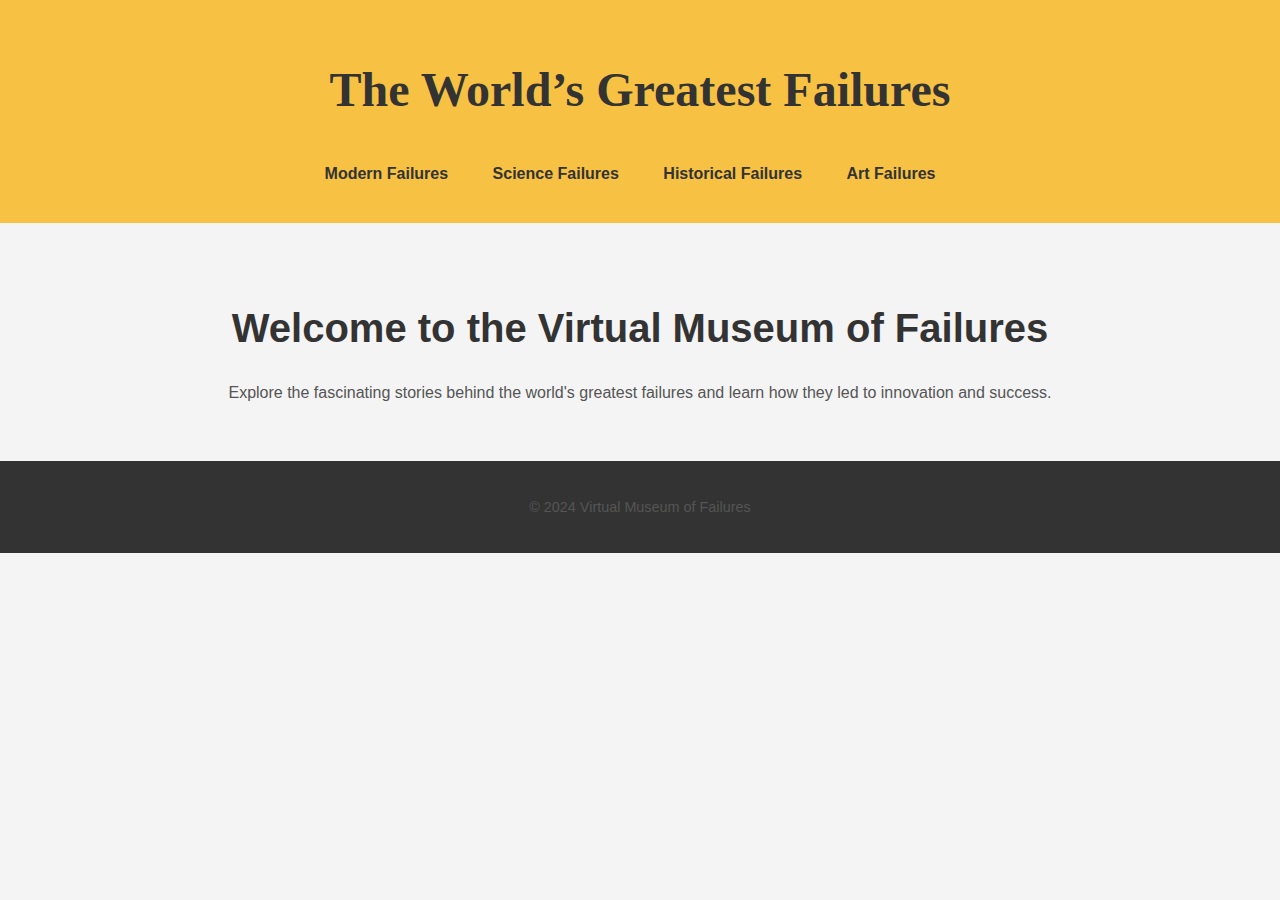
<file: index.html>
<!DOCTYPE html>
<html lang="en">
<head>
    <meta charset="UTF-8">
    <meta name="viewport" content="width=device-width, initial-scale=1.0">
    <title>The World’s Greatest Failures</title>
    <link rel="stylesheet" href="styles.css">
    <script src="script.js" defer></script>
</head>
<body class="home">
    <header>
        <h1>The World’s Greatest Failures</h1>
        <nav>
            <ul>
                <li><a href="modern.html">Modern Failures</a></li>
                <li><a href="science.html">Science Failures</a></li>
                <li><a href="history.html">Historical Failures</a></li>
                <li><a href="art.html">Art Failures</a></li>
            </ul>
        </nav>
    </header>

    <main>
        <section class="intro">
            <h2>Welcome to the Virtual Museum of Failures</h2>
            <p>Explore the fascinating stories behind the world's greatest failures and learn how they led to innovation and success.</p>
        </section>
    </main>

    <footer>
        <p>&copy; 2024 Virtual Museum of Failures</p>
    </footer>
</body>
</html>
</file>
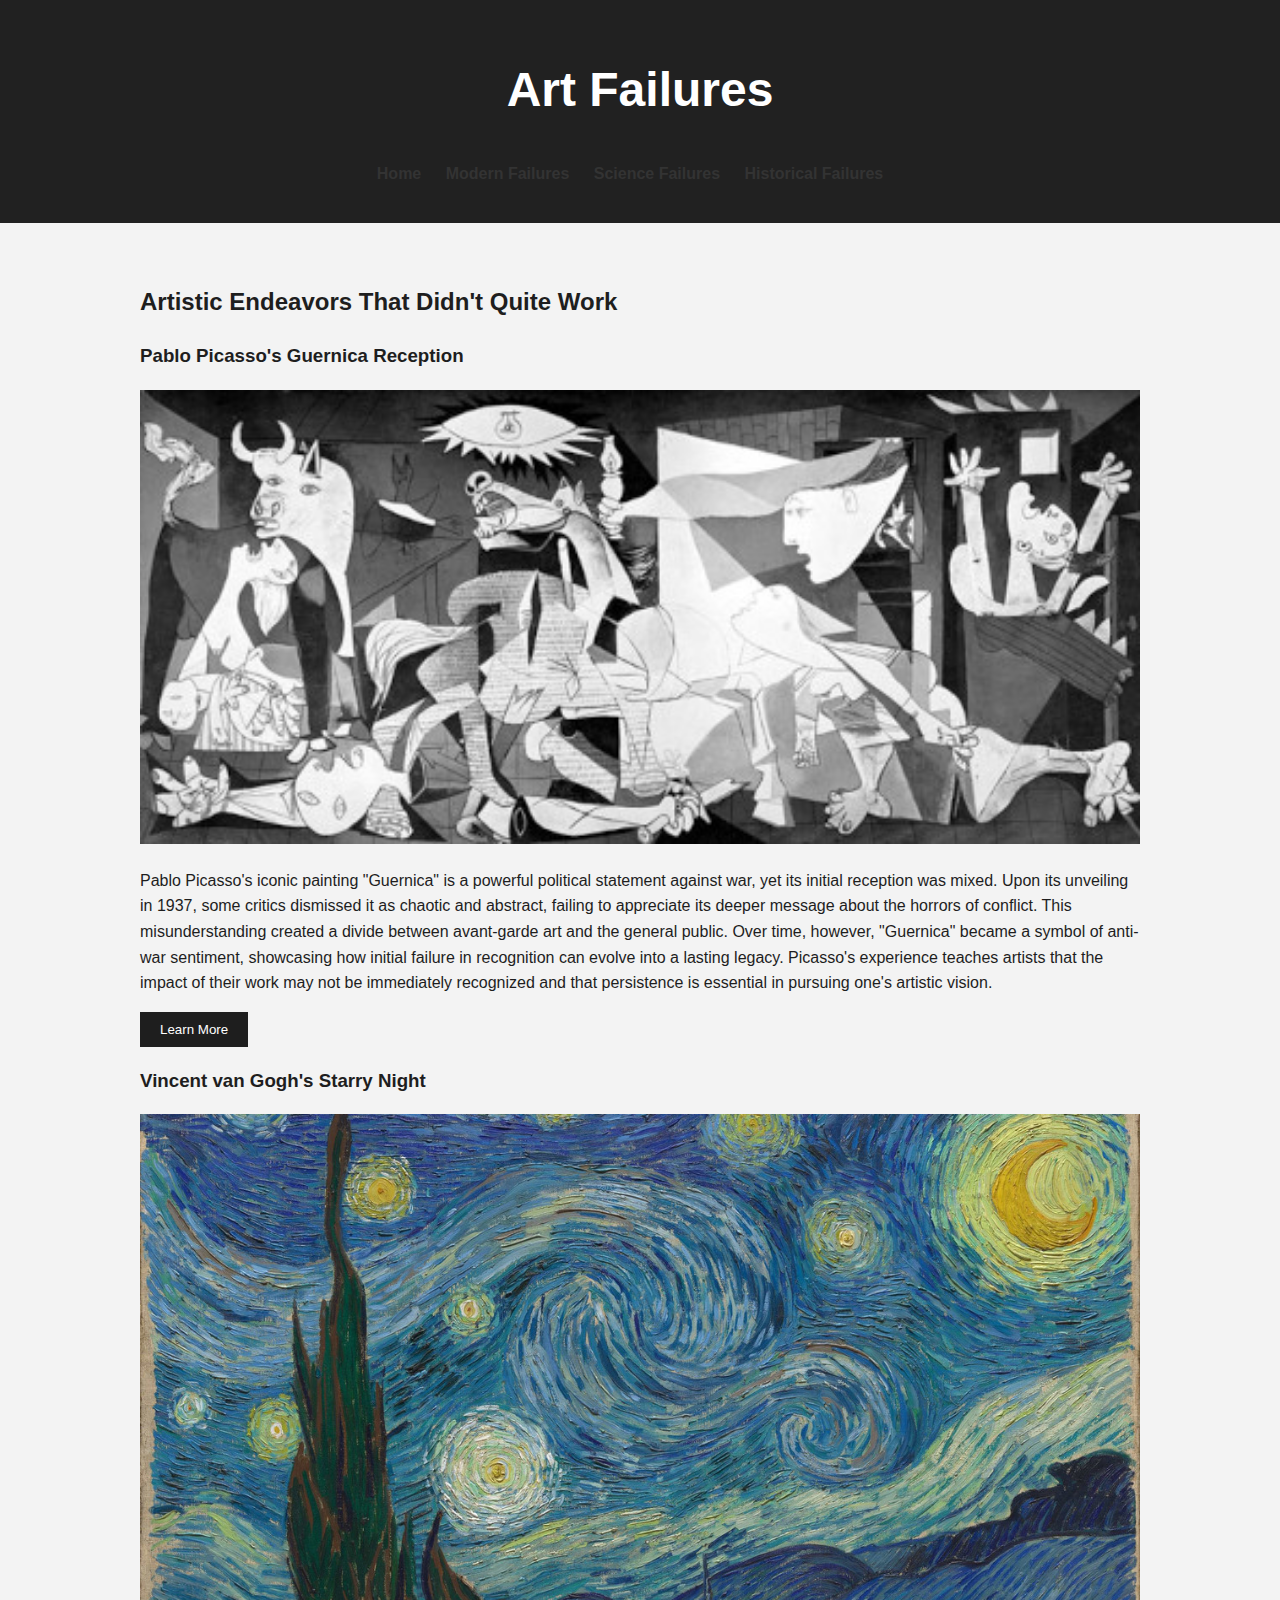
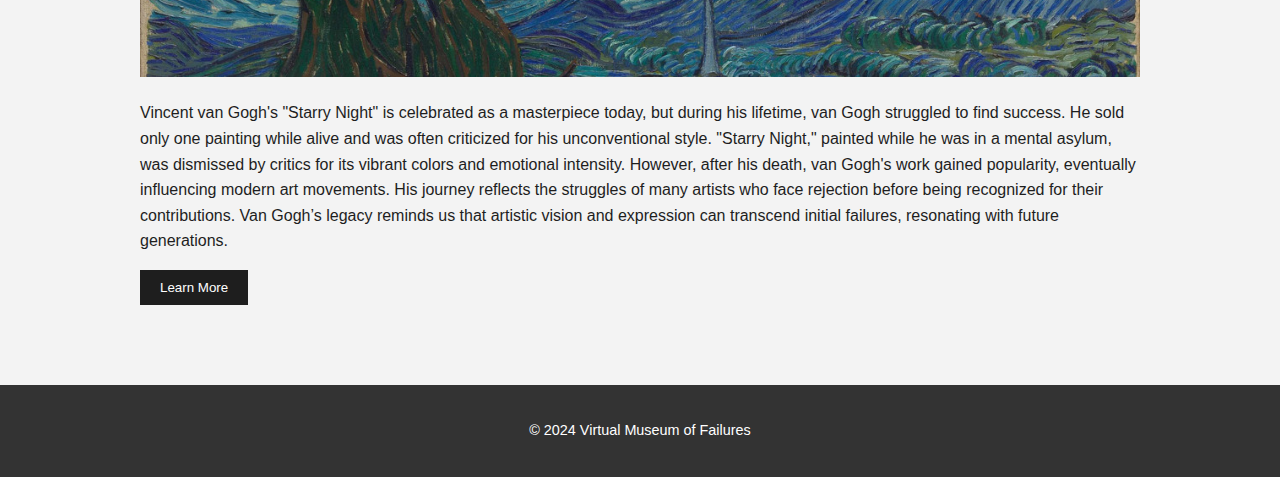
<file: art.html>
<!DOCTYPE html>
<html lang="en">
<head>
    <meta charset="UTF-8">
    <meta name="viewport" content="width=device-width, initial-scale=1.0">
    <title>Art Failures</title>
    <link rel="stylesheet" href="styles.css">
    <script>
        function revealInfo(topicId, query) {
            const hiddenInfo = document.getElementById(topicId);
            hiddenInfo.style.display = 'block';  // Show the hidden info
            const searchUrl = `https://www.google.com/search?q=${encodeURIComponent(query)}`;
            window.open(searchUrl, '_blank');    // Open Google search in a new tab
        }
    </script>
</head>
<body class="behance">
    <header>
        <h1>Art Failures</h1>
        <nav>
            <ul>
                <li><a href="index.html">Home</a></li>
                <li><a href="modern.html">Modern Failures</a></li>
                <li><a href="science.html">Science Failures</a></li>
                <li><a href="history.html">Historical Failures</a></li>
            </ul>
        </nav>
    </header>

    <main>
        <h2>Artistic Endeavors That Didn't Quite Work</h2>
        <article>
            <!-- Guernica Section -->
            <h3>Pablo Picasso's Guernica Reception</h3>
            <img src="guernica.jpg" alt="Guernica">
            <p>Pablo Picasso's iconic painting "Guernica" is a powerful political statement against war, yet its initial reception was mixed. Upon its unveiling in 1937, some critics dismissed it as chaotic and abstract, failing to appreciate its deeper message about the horrors of conflict. This misunderstanding created a divide between avant-garde art and the general public. Over time, however, "Guernica" became a symbol of anti-war sentiment, showcasing how initial failure in recognition can evolve into a lasting legacy. Picasso's experience teaches artists that the impact of their work may not be immediately recognized and that persistence is essential in pursuing one's artistic vision.</p>
            <button onclick="revealInfo('guernica', 'Picasso Guernica reception failure')">Learn More</button>
            <p id="guernica" class="hidden-info" style="display:none;">"Guernica" initially faced criticism but evolved into a powerful symbol of anti-war sentiment.</p>

            <!-- Starry Night Section -->
            <h3>Vincent van Gogh's Starry Night</h3>
            <img src="van.jpg" alt="Starry Night">
            <p>Vincent van Gogh's "Starry Night" is celebrated as a masterpiece today, but during his lifetime, van Gogh struggled to find success. He sold only one painting while alive and was often criticized for his unconventional style. "Starry Night," painted while he was in a mental asylum, was dismissed by critics for its vibrant colors and emotional intensity. However, after his death, van Gogh's work gained popularity, eventually influencing modern art movements. His journey reflects the struggles of many artists who face rejection before being recognized for their contributions. Van Gogh’s legacy reminds us that artistic vision and expression can transcend initial failures, resonating with future generations.</p>
            <button onclick="revealInfo('starryNight', 'Van Gogh Starry Night failure')">Learn More</button>
            <p id="starryNight" class="hidden-info" style="display:none;">Van Gogh's "Starry Night" faced initial criticism but became a beloved masterpiece.</p>

            <!-- Add more art failure sections as needed -->
        </article>
    </main>

    <footer>
        <p>&copy; 2024 Virtual Museum of Failures</p>
    </footer>
</body>
</html>
</file>
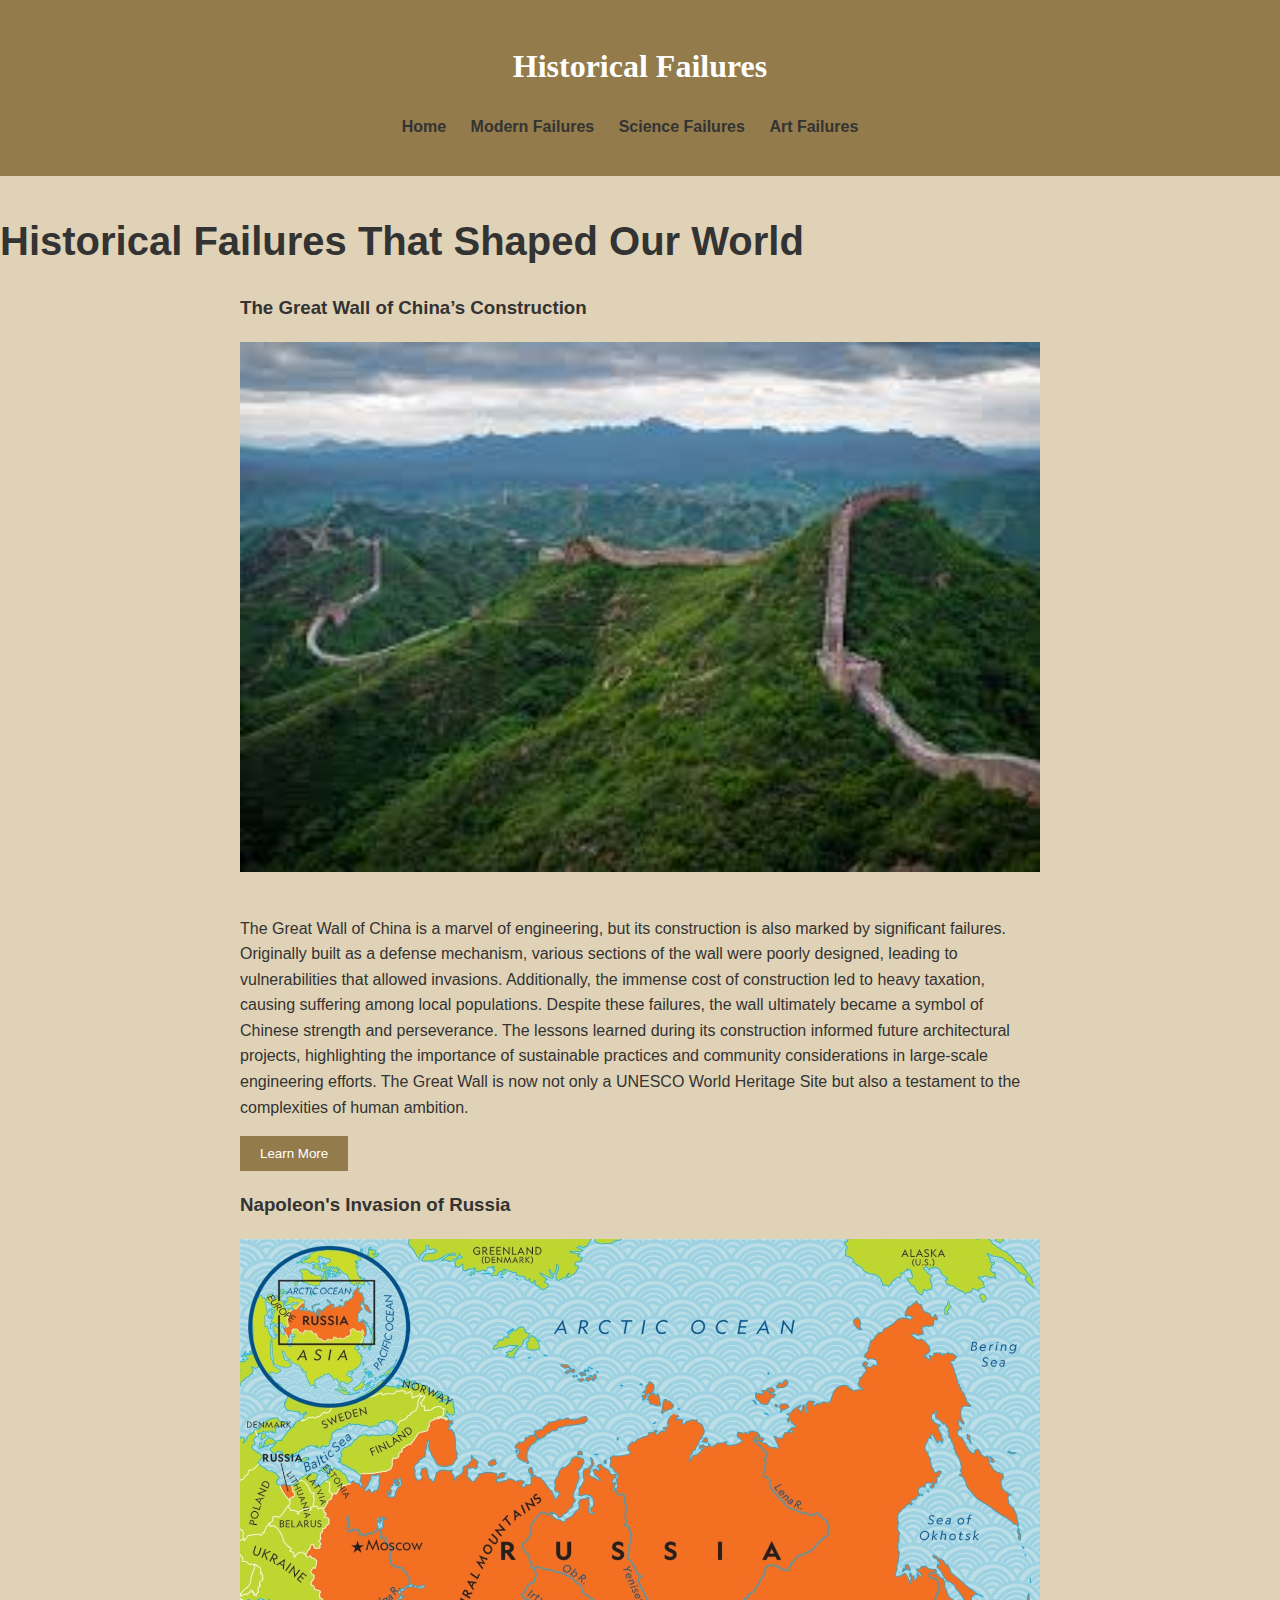
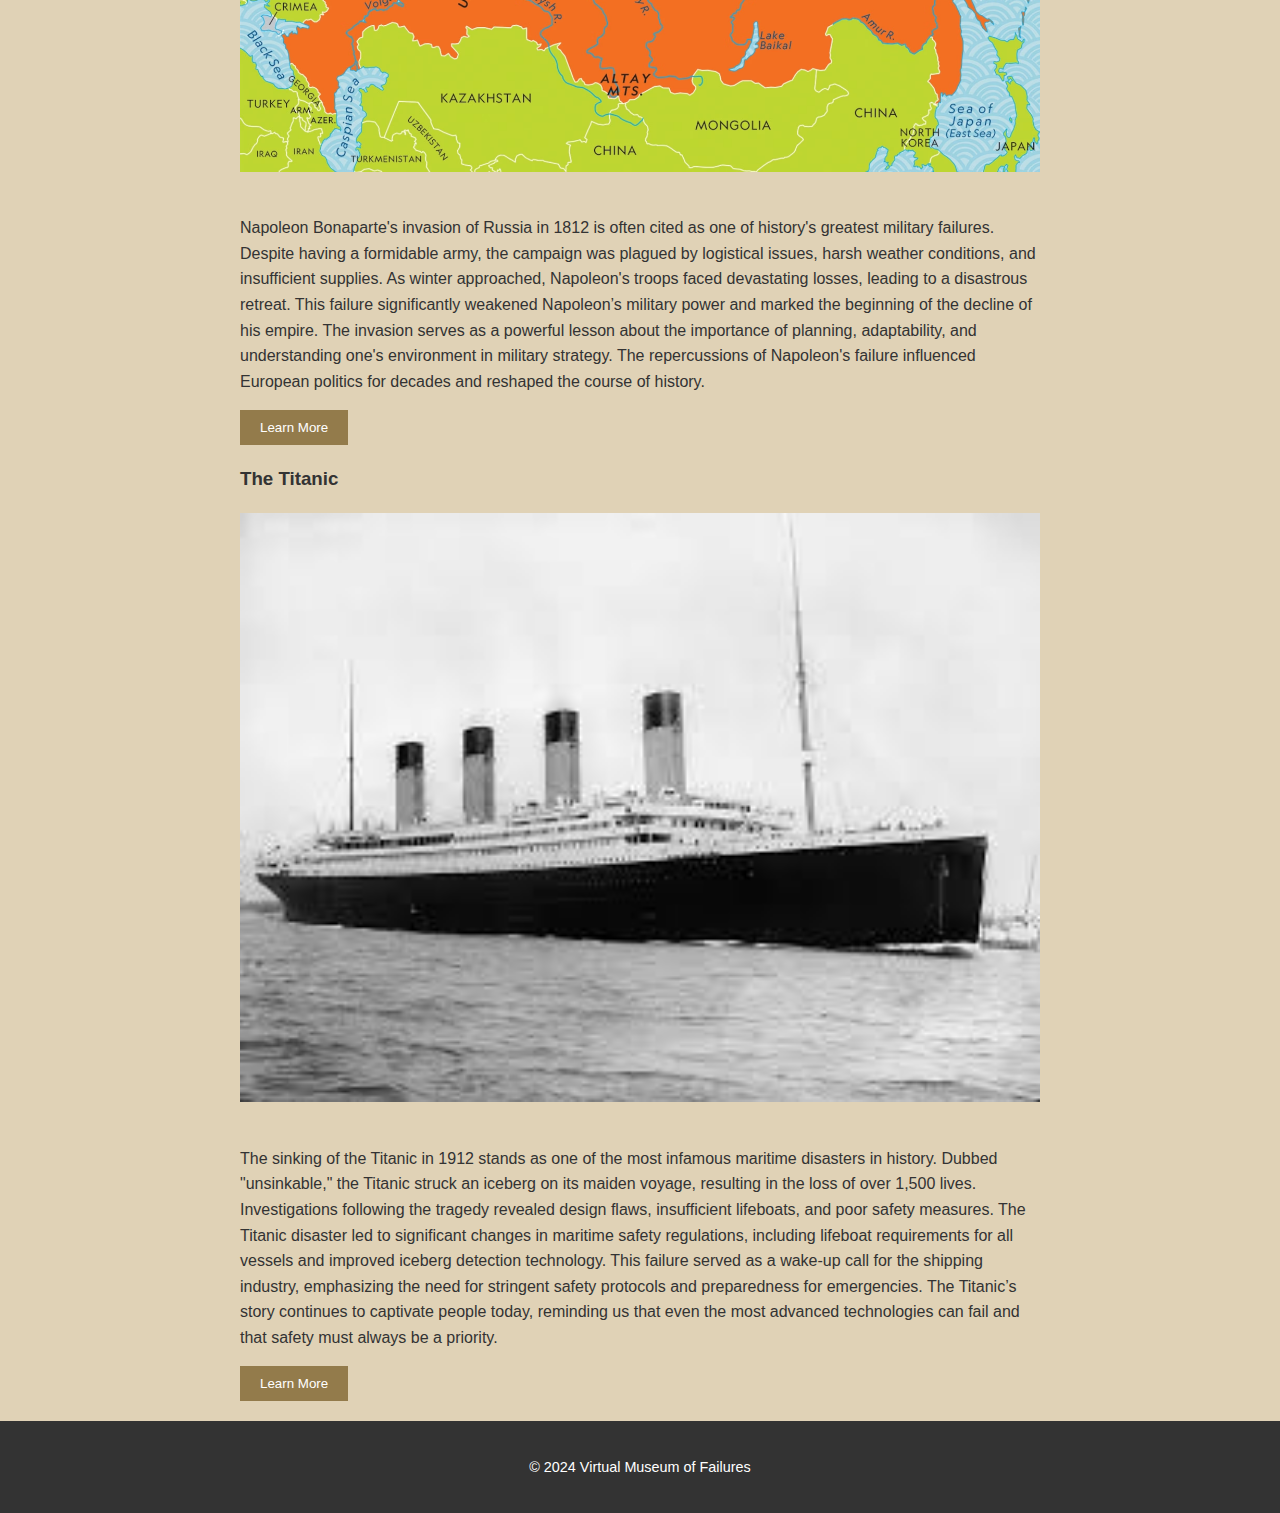
<file: history.html>
<!DOCTYPE html>
<html lang="en">
<head>
    <meta charset="UTF-8">
    <meta name="viewport" content="width=device-width, initial-scale=1.0">
    <title>Historical Failures</title>
    <link rel="stylesheet" href="styles.css">
    <script>
        function revealInfo(topicId, query) {
            const hiddenInfo = document.getElementById(topicId);
            hiddenInfo.style.display = 'block';  // Show the hidden info
            const searchUrl = `https://www.google.com/search?q=${encodeURIComponent(query)}`;
            window.open(searchUrl, '_blank');    // Open Google search in a new tab
        }
    </script>
</head>
<body class="british-museum">
    <header>
        <h1>Historical Failures</h1>
        <nav>
            <ul>
                <li><a href="index.html">Home</a></li>
                <li><a href="modern.html">Modern Failures</a></li>
                <li><a href="science.html">Science Failures</a></li>
                <li><a href="art.html">Art Failures</a></li>
            </ul>
        </nav>
    </header>

    <main>
        <h2>Historical Failures That Shaped Our World</h2>
        <article>
            <!-- Great Wall of China Section -->
            <h3>The Great Wall of China’s Construction</h3>
            <img src="great wall of china.jpeg" alt="Great Wall of China">
            <p>The Great Wall of China is a marvel of engineering, but its construction is also marked by significant failures. Originally built as a defense mechanism, various sections of the wall were poorly designed, leading to vulnerabilities that allowed invasions. Additionally, the immense cost of construction led to heavy taxation, causing suffering among local populations. Despite these failures, the wall ultimately became a symbol of Chinese strength and perseverance. The lessons learned during its construction informed future architectural projects, highlighting the importance of sustainable practices and community considerations in large-scale engineering efforts. The Great Wall is now not only a UNESCO World Heritage Site but also a testament to the complexities of human ambition.</p>
            <button onclick="revealInfo('greatWall', 'Great Wall of China construction failures')">Learn More</button>
            <p id="greatWall" class="hidden-info" style="display:none;">The Great Wall of China teaches the importance of design, community considerations, and sustainable practices.</p>

            <!-- Napoleon's Invasion of Russia Section -->
            <h3>Napoleon's Invasion of Russia</h3>
            <img src="russia.avif" alt="Napoleon">
            <p>Napoleon Bonaparte's invasion of Russia in 1812 is often cited as one of history's greatest military failures. Despite having a formidable army, the campaign was plagued by logistical issues, harsh weather conditions, and insufficient supplies. As winter approached, Napoleon's troops faced devastating losses, leading to a disastrous retreat. This failure significantly weakened Napoleon’s military power and marked the beginning of the decline of his empire. The invasion serves as a powerful lesson about the importance of planning, adaptability, and understanding one's environment in military strategy. The repercussions of Napoleon's failure influenced European politics for decades and reshaped the course of history.</p>
            <button onclick="revealInfo('napoleon', 'Napoleon invasion of Russia failure 1812')">Learn More</button>
            <p id="napoleon" class="hidden-info" style="display:none;">Napoleon’s invasion of Russia highlights the need for planning and understanding environmental challenges in military strategy.</p>

            <!-- Titanic Section -->
            <h3>The Titanic</h3>
            <img src="titanic.jpeg" alt="Titanic">
            <p>The sinking of the Titanic in 1912 stands as one of the most infamous maritime disasters in history. Dubbed "unsinkable," the Titanic struck an iceberg on its maiden voyage, resulting in the loss of over 1,500 lives. Investigations following the tragedy revealed design flaws, insufficient lifeboats, and poor safety measures. The Titanic disaster led to significant changes in maritime safety regulations, including lifeboat requirements for all vessels and improved iceberg detection technology. This failure served as a wake-up call for the shipping industry, emphasizing the need for stringent safety protocols and preparedness for emergencies. The Titanic’s story continues to captivate people today, reminding us that even the most advanced technologies can fail and that safety must always be a priority.</p>
            <button onclick="revealInfo('titanic', 'Titanic disaster iceberg 1912')">Learn More</button>
            <p id="titanic" class="hidden-info" style="display:none;">The Titanic disaster led to crucial changes in maritime safety regulations and practices.</p>
        </article>
    </main>

    <footer>
        <p>&copy; 2024 Virtual Museum of Failures</p>
    </footer>
</body>
</html>
</file>
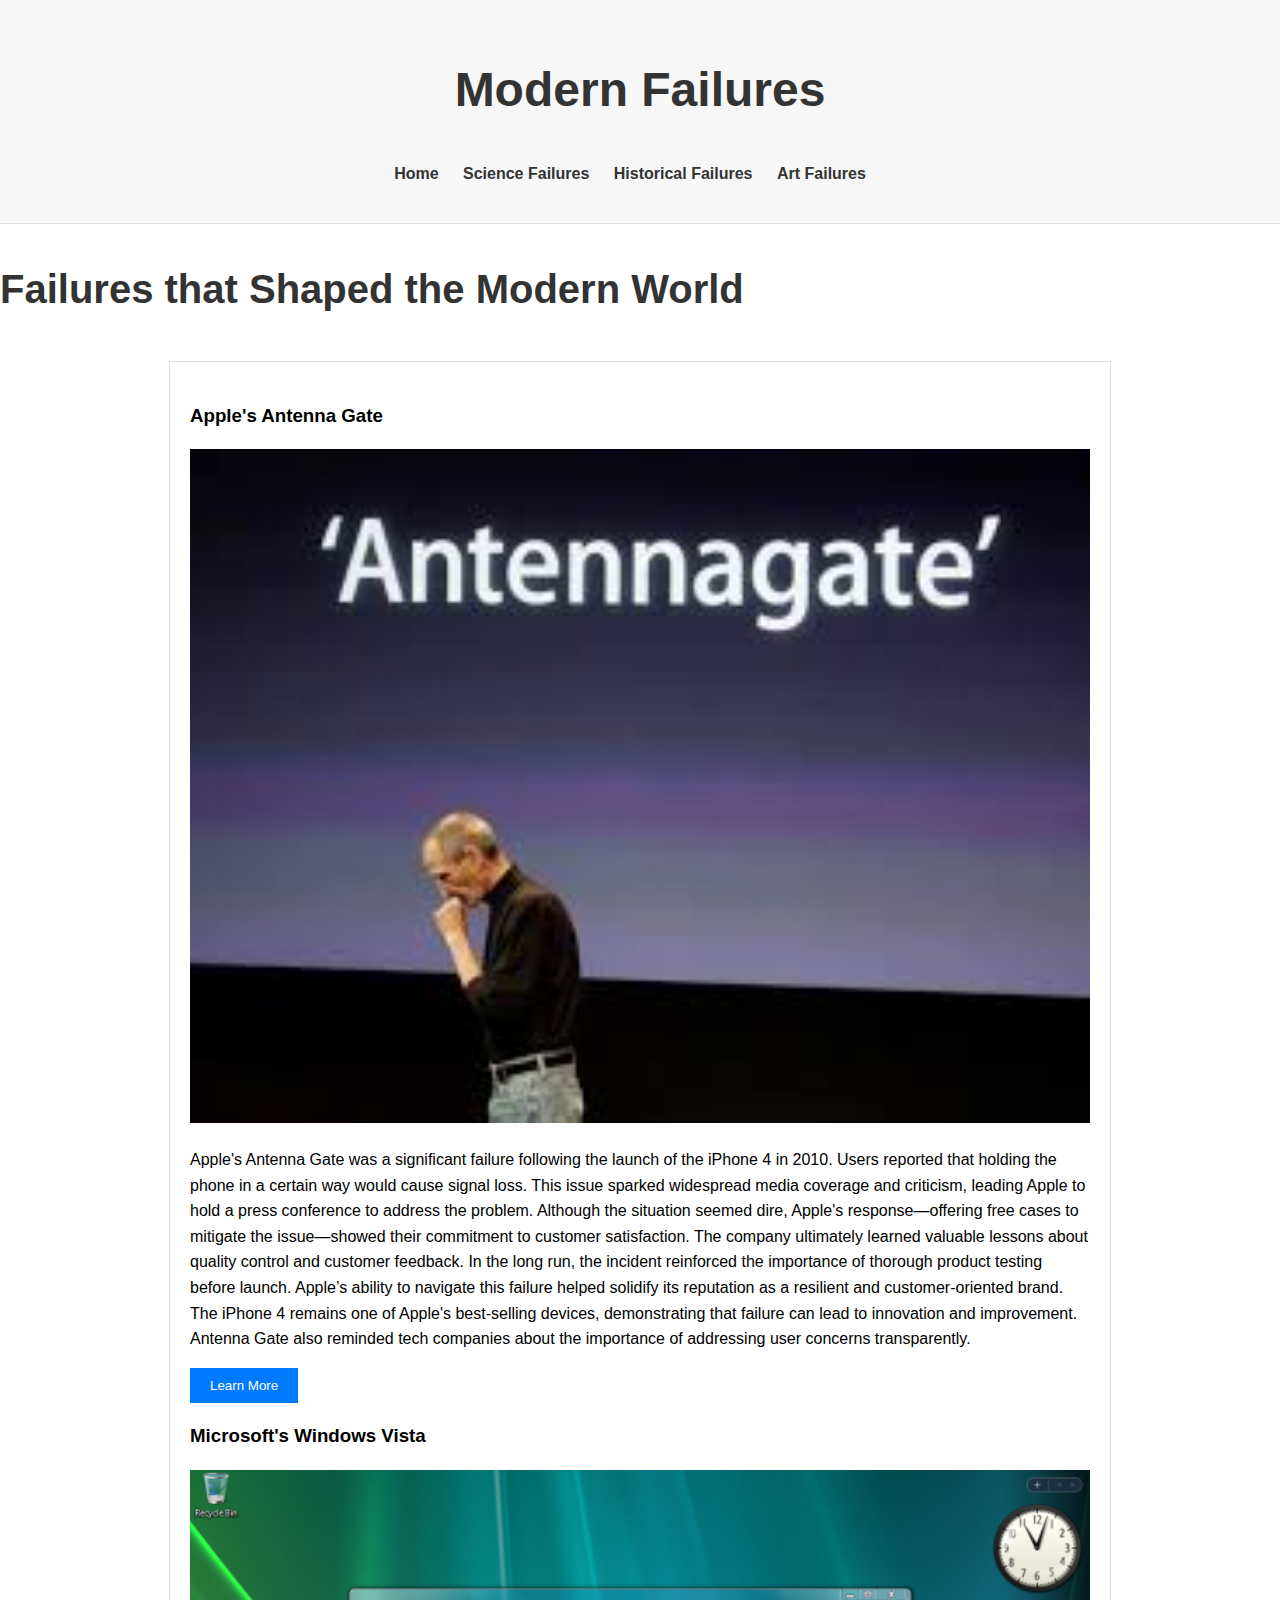
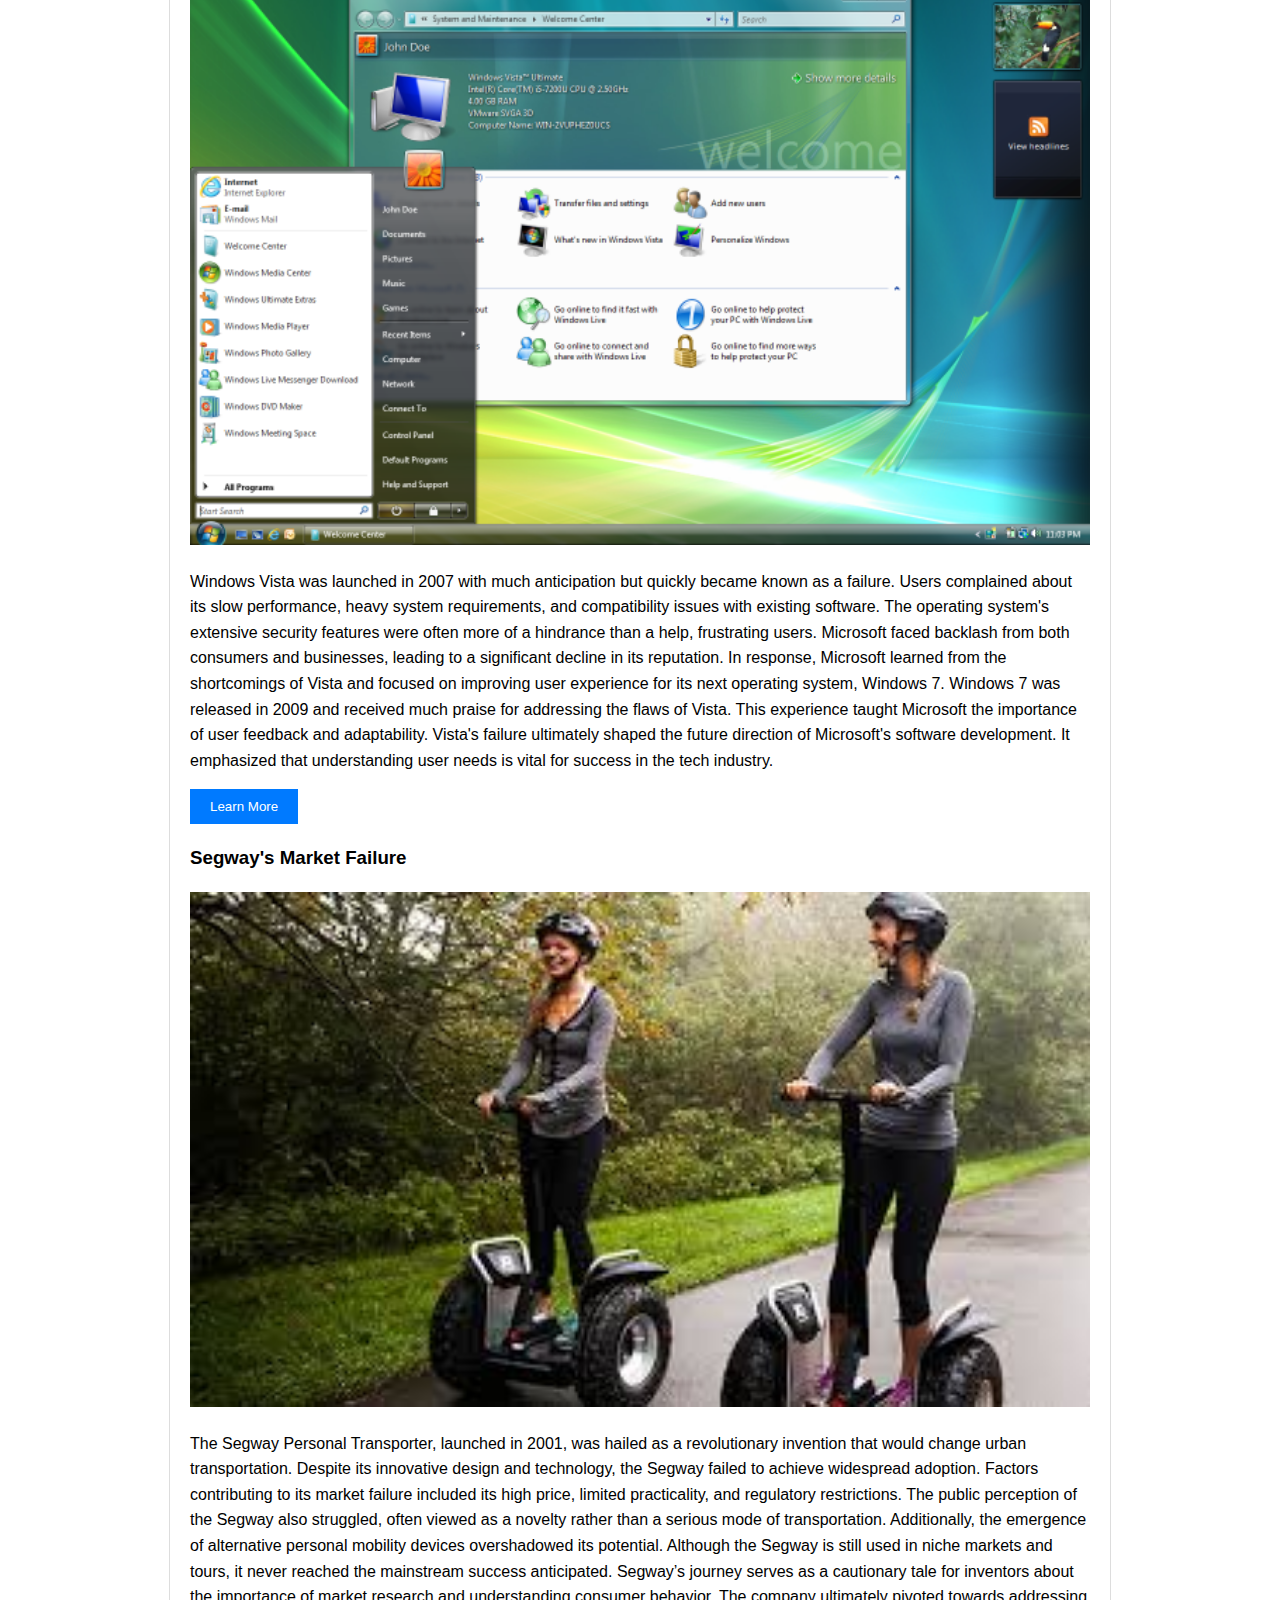
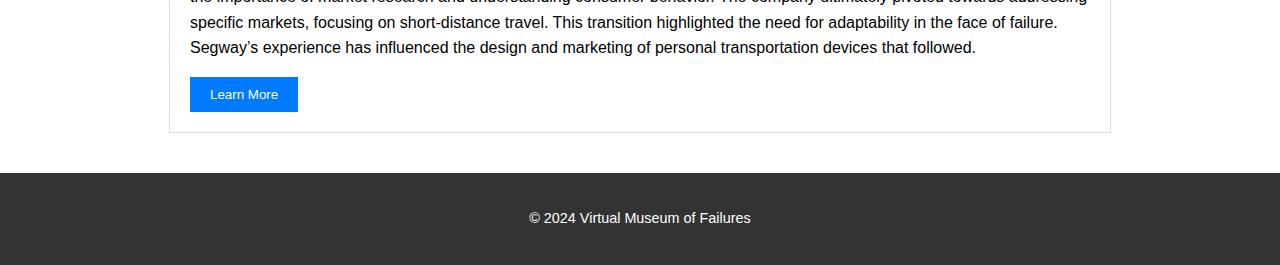
<file: modern.html>
<!DOCTYPE html>
<html lang="en">
<head>
    <meta charset="UTF-8">
    <meta name="viewport" content="width=device-width, initial-scale=1.0">
    <title>Modern Failures</title>
    <link rel="stylesheet" href="styles.css">
    <script>
        function revealInfo(topicId, query) {
            const hiddenInfo = document.getElementById(topicId);
            hiddenInfo.style.display = 'block';  // Show the hidden info
            const searchUrl = `https://www.google.com/search?q=${encodeURIComponent(query)}`;
            window.open(searchUrl, '_blank');    // Open Google search in a new tab
        }
    </script>
</head>
<body class="modern">
    <header>
        <h1>Modern Failures</h1>
        <nav>
            <ul>
                <li><a href="index.html">Home</a></li>
                <li><a href="science.html">Science Failures</a></li>
                <li><a href="history.html">Historical Failures</a></li>
                <li><a href="art.html">Art Failures</a></li>
            </ul>
        </nav>
    </header>

    <main>
        <h2>Failures that Shaped the Modern World</h2>
        <article>
            <!-- Apple's Antenna Gate Section -->
            <h3>Apple's Antenna Gate</h3>
            <img src="antennagate.jpeg" alt="Apple Antenna Gate">
            <p>Apple's Antenna Gate was a significant failure following the launch of the iPhone 4 in 2010. Users reported that holding the phone in a certain way would cause signal loss. This issue sparked widespread media coverage and criticism, leading Apple to hold a press conference to address the problem. Although the situation seemed dire, Apple's response—offering free cases to mitigate the issue—showed their commitment to customer satisfaction. The company ultimately learned valuable lessons about quality control and customer feedback. In the long run, the incident reinforced the importance of thorough product testing before launch. Apple’s ability to navigate this failure helped solidify its reputation as a resilient and customer-oriented brand. The iPhone 4 remains one of Apple's best-selling devices, demonstrating that failure can lead to innovation and improvement. Antenna Gate also reminded tech companies about the importance of addressing user concerns transparently.</p>
            <button onclick="revealInfo('antenna', 'Apple Antenna Gate')">Learn More</button>
            <p id="antenna" class="hidden-info" style="display:none;">Apple's Antenna Gate incident highlighted the importance of product testing and customer communication.</p>

            <!-- Microsoft's Windows Vista Section -->
            <h3>Microsoft's Windows Vista</h3>
            <img src="windows.png" alt="Windows Vista">
            <p>Windows Vista was launched in 2007 with much anticipation but quickly became known as a failure. Users complained about its slow performance, heavy system requirements, and compatibility issues with existing software. The operating system's extensive security features were often more of a hindrance than a help, frustrating users. Microsoft faced backlash from both consumers and businesses, leading to a significant decline in its reputation. In response, Microsoft learned from the shortcomings of Vista and focused on improving user experience for its next operating system, Windows 7. Windows 7 was released in 2009 and received much praise for addressing the flaws of Vista. This experience taught Microsoft the importance of user feedback and adaptability. Vista's failure ultimately shaped the future direction of Microsoft's software development. It emphasized that understanding user needs is vital for success in the tech industry.</p>
            <button onclick="revealInfo('vista', 'Windows Vista failure')">Learn More</button>
            <p id="vista" class="hidden-info" style="display:none;">Windows Vista's shortcomings led to crucial improvements in Windows 7, emphasizing user experience and feedback.</p>

            <!-- Segway's Market Failure Section -->
            <h3>Segway's Market Failure</h3>
            <img src="segway.jpeg" alt="Segway">
            <p>The Segway Personal Transporter, launched in 2001, was hailed as a revolutionary invention that would change urban transportation. Despite its innovative design and technology, the Segway failed to achieve widespread adoption. Factors contributing to its market failure included its high price, limited practicality, and regulatory restrictions. The public perception of the Segway also struggled, often viewed as a novelty rather than a serious mode of transportation. Additionally, the emergence of alternative personal mobility devices overshadowed its potential. Although the Segway is still used in niche markets and tours, it never reached the mainstream success anticipated. Segway’s journey serves as a cautionary tale for inventors about the importance of market research and understanding consumer behavior. The company ultimately pivoted towards addressing specific markets, focusing on short-distance travel. This transition highlighted the need for adaptability in the face of failure. Segway’s experience has influenced the design and marketing of personal transportation devices that followed.</p>
            <button onclick="revealInfo('segway', 'Segway market failure')">Learn More</button>
            <p id="segway" class="hidden-info" style="display:none;">The Segway’s failure to gain popularity highlights the need for market understanding and consumer preferences.</p>
        </article>
    </main>

    <footer>
        <p>&copy; 2024 Virtual Museum of Failures</p>
    </footer>
</body>
</html>
</file>
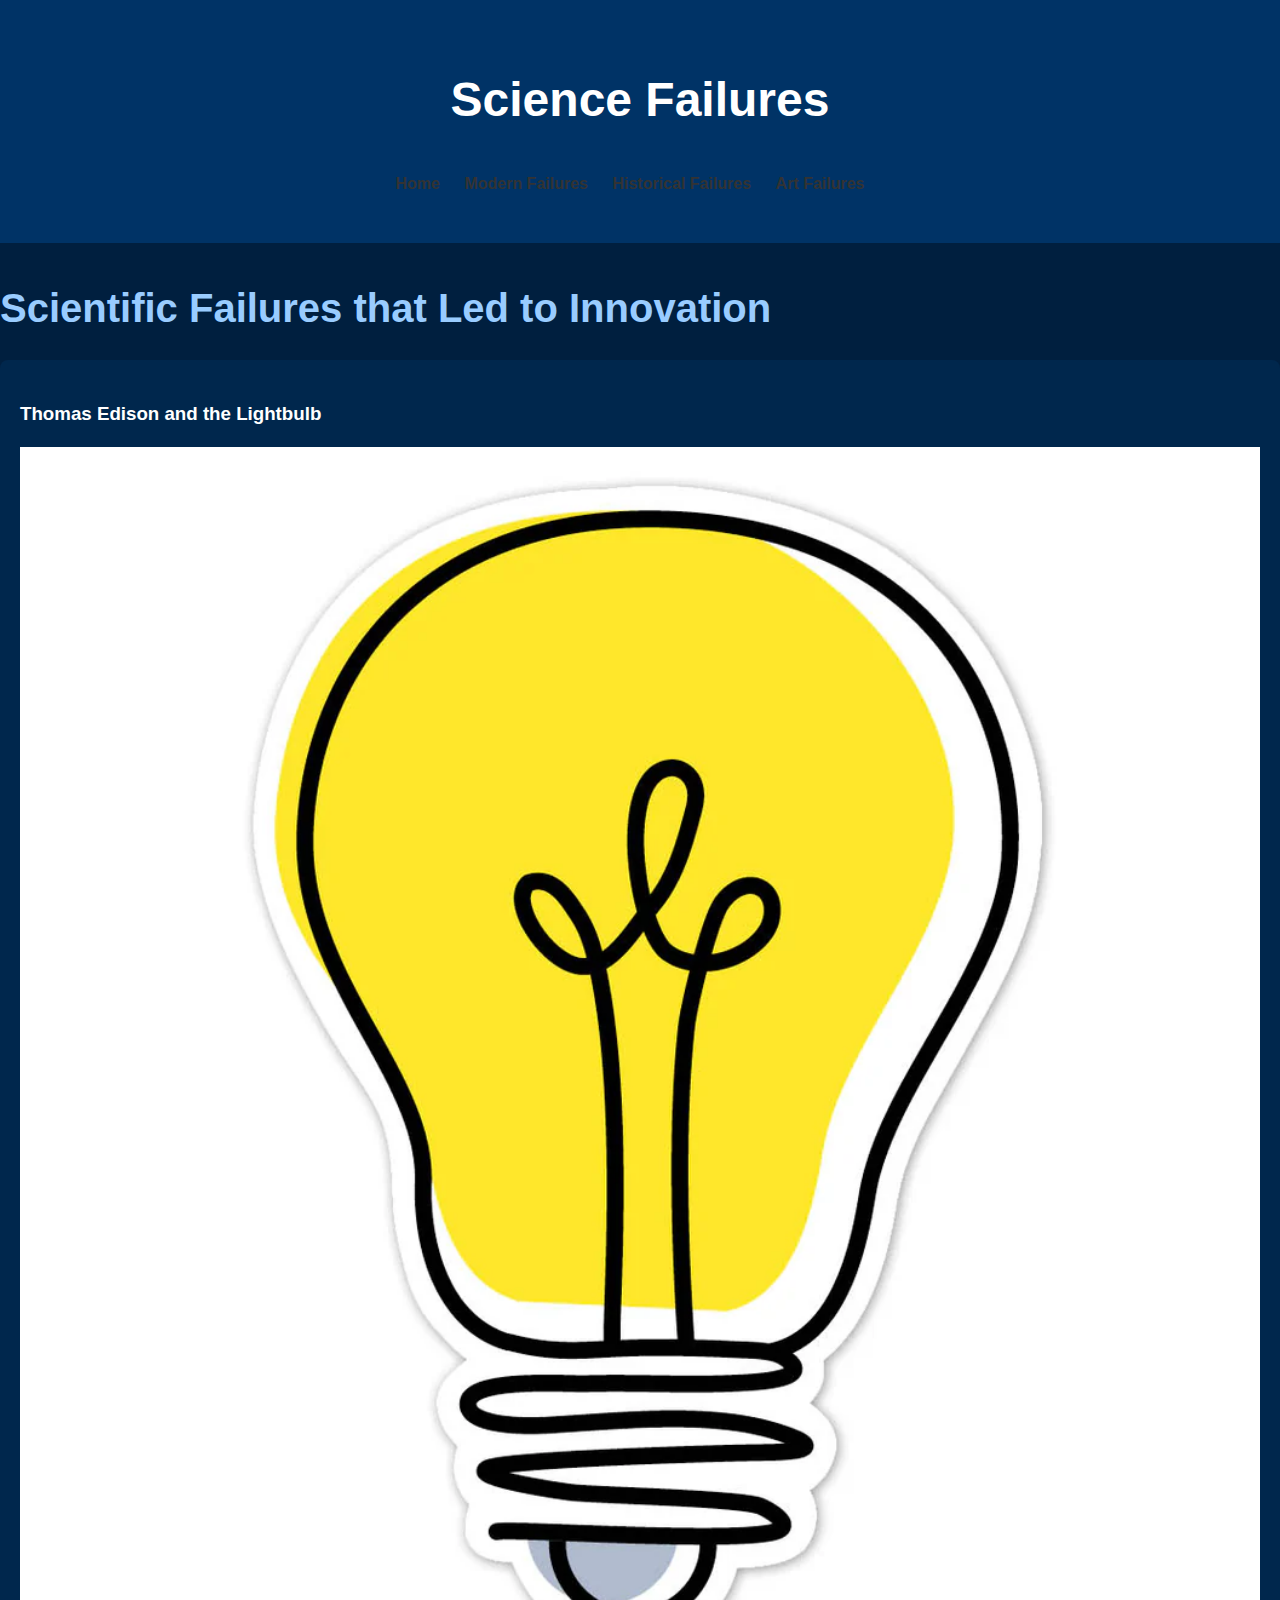
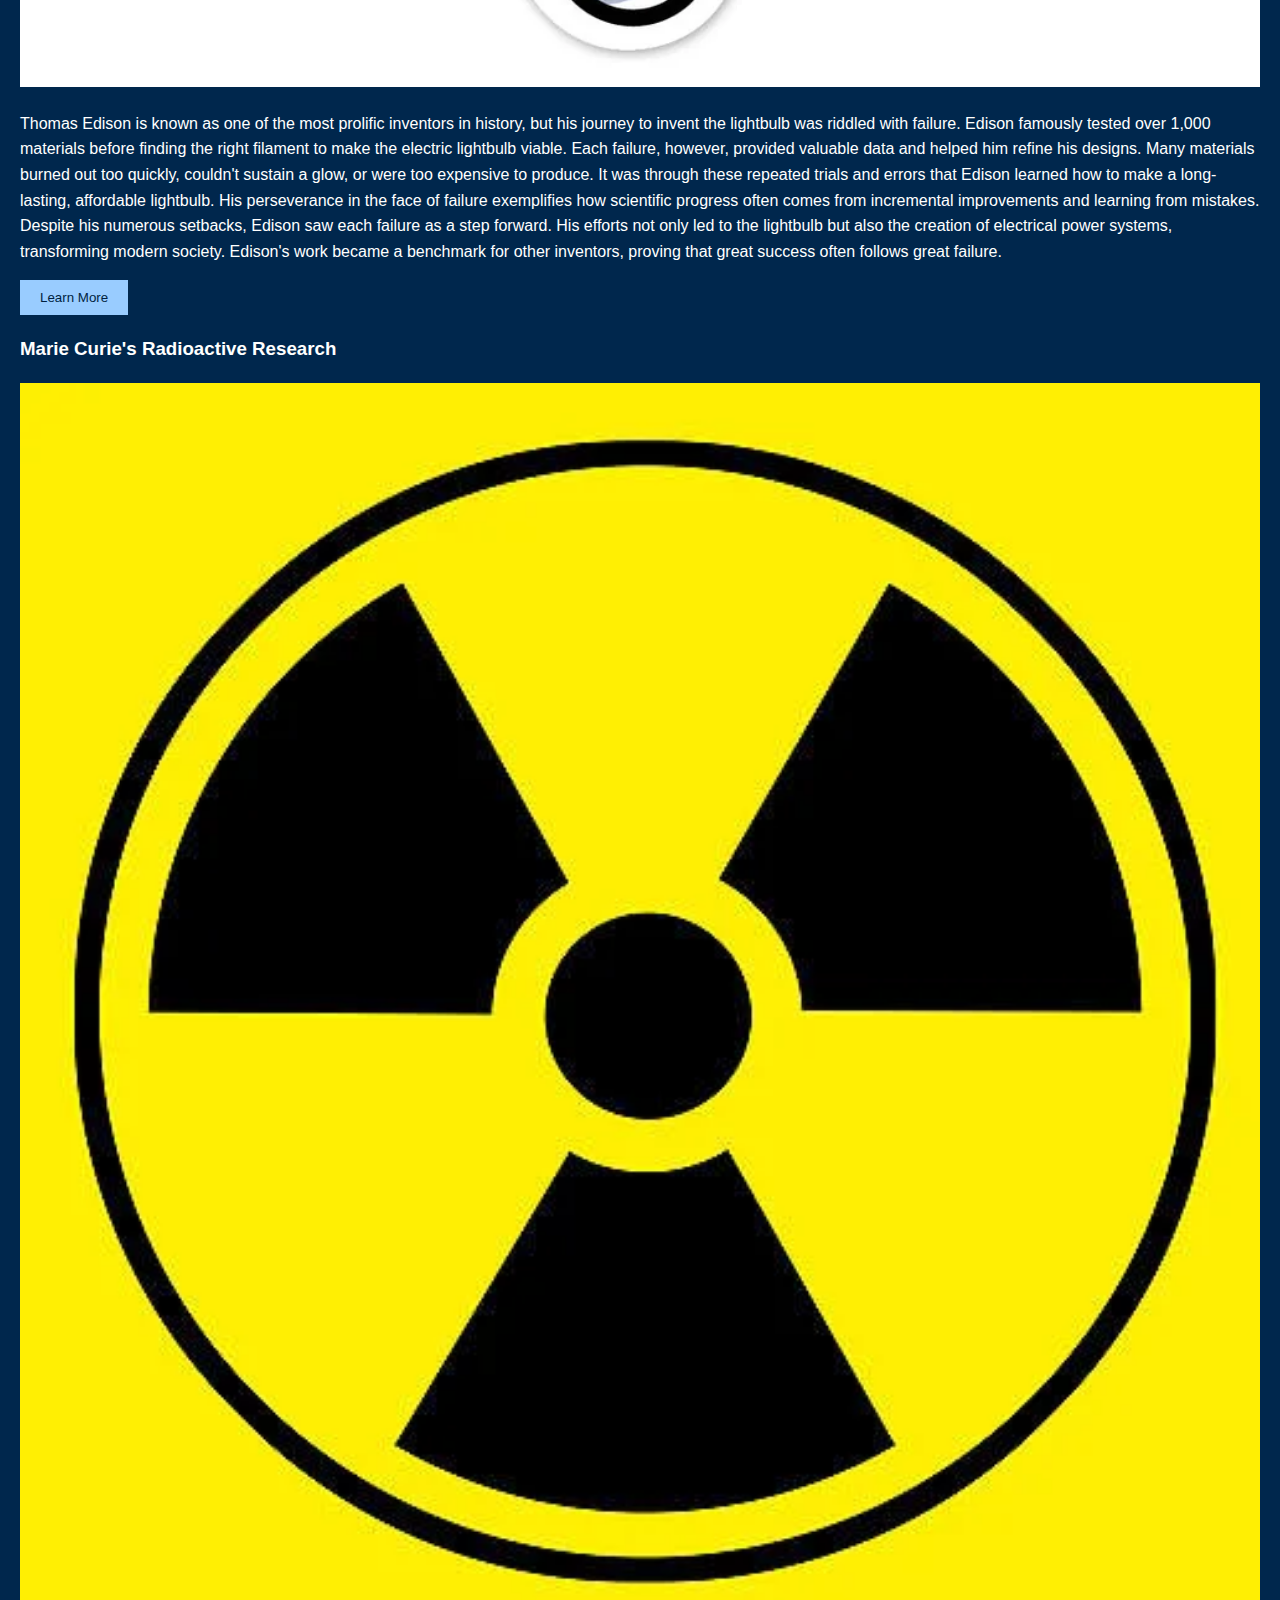
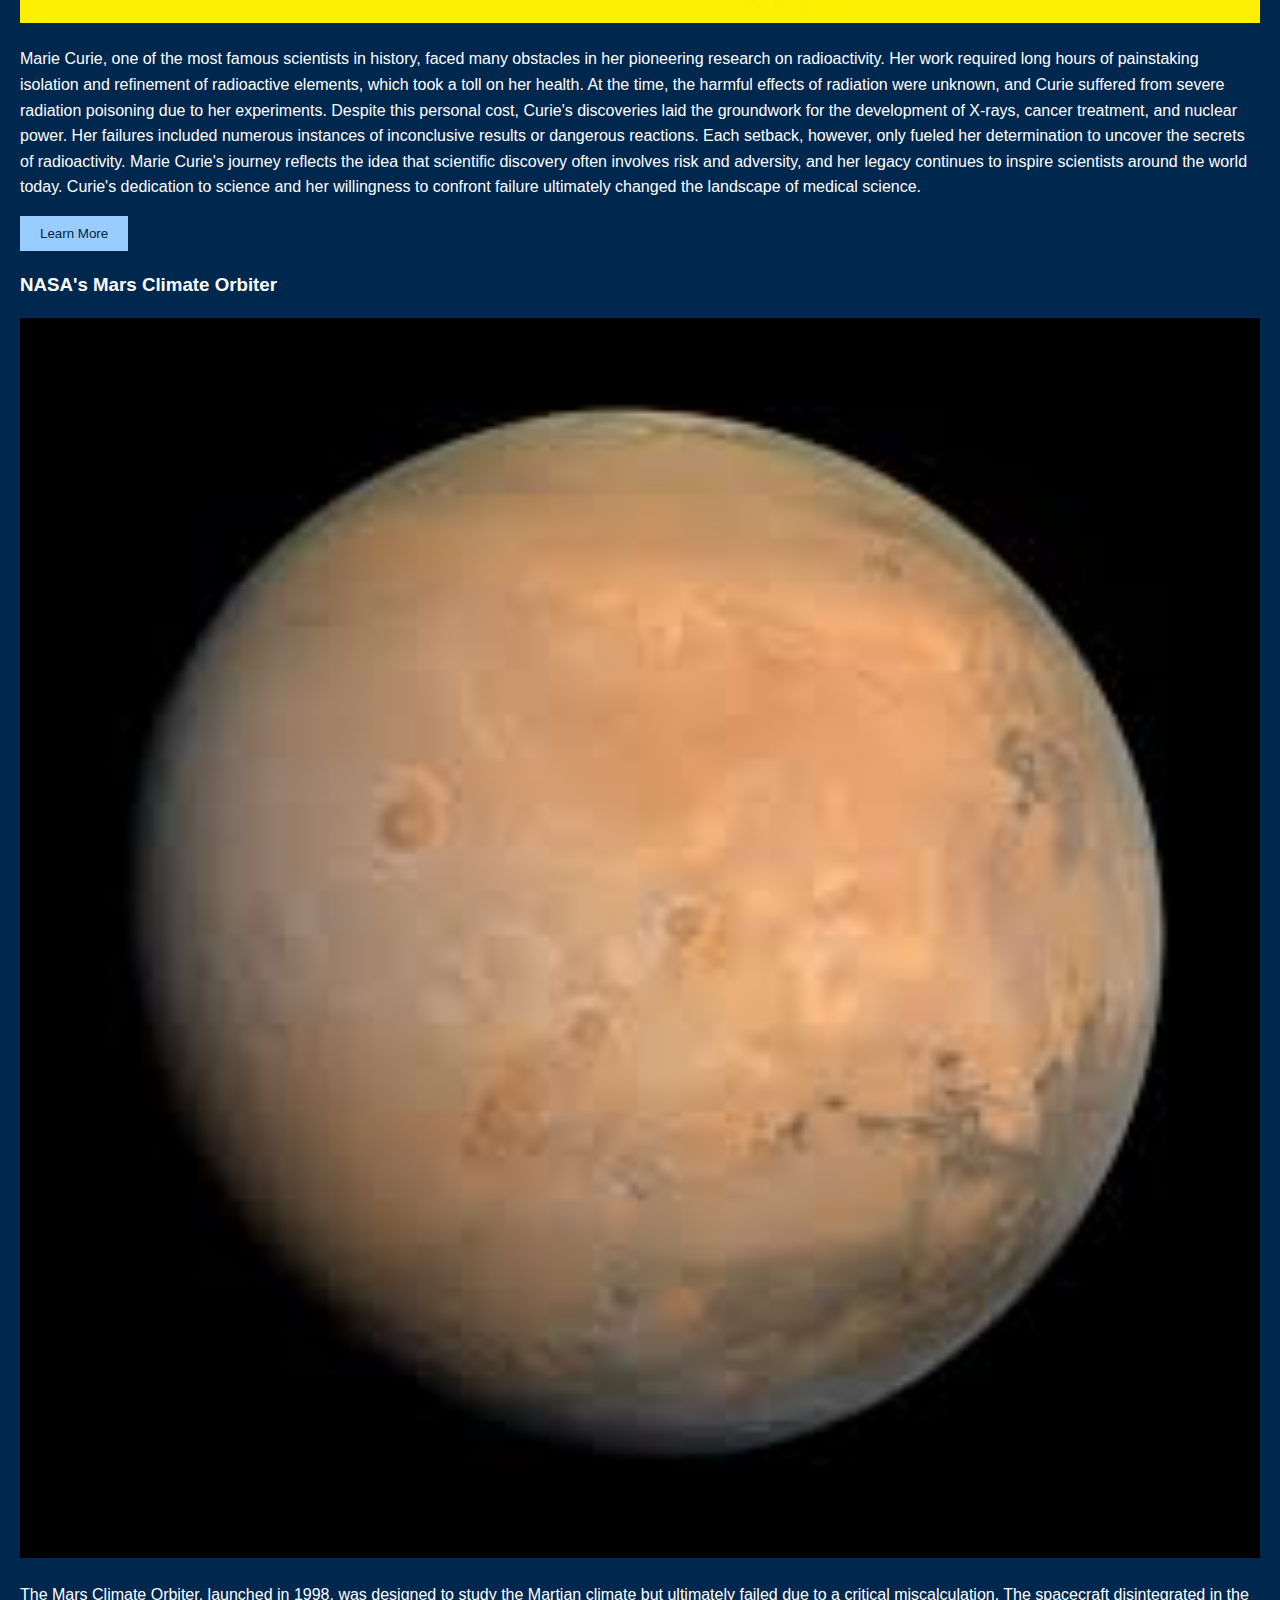
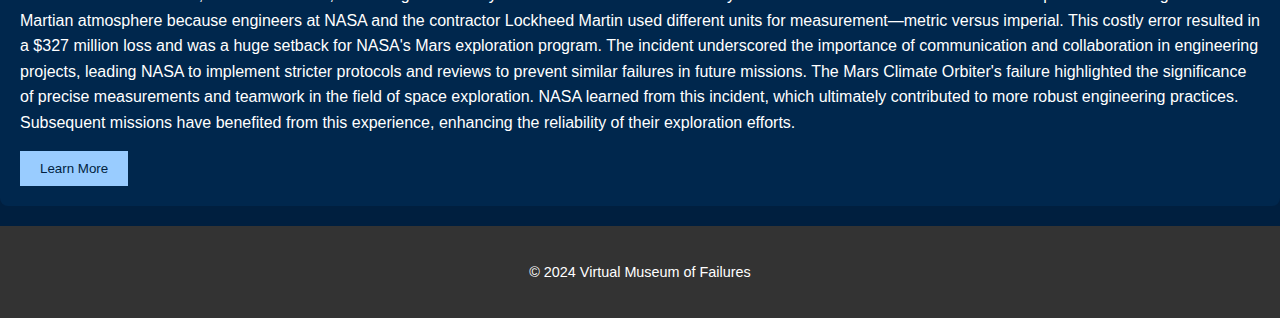
<file: science.html>
<!DOCTYPE html>
<html lang="en">
<head>
    <meta charset="UTF-8">
    <meta name="viewport" content="width=device-width, initial-scale=1.0">
    <title>Science Failures</title>
    <link rel="stylesheet" href="styles.css">
    <script>
        function revealInfo(topicId, query) {
            const hiddenInfo = document.getElementById(topicId);
            hiddenInfo.style.display = 'block';  // Show the hidden info
            const searchUrl = `https://www.google.com/search?q=${encodeURIComponent(query)}`;
            window.open(searchUrl, '_blank');    // Open Google search in a new tab
        }
    </script>
</head>
<body class="nasa">
    <header>
        <h1>Science Failures</h1>
        <nav>
            <ul>
                <li><a href="index.html">Home</a></li>
                <li><a href="modern.html">Modern Failures</a></li>
                <li><a href="history.html">Historical Failures</a></li>
                <li><a href="art.html">Art Failures</a></li>
            </ul>
        </nav>
    </header>

    <main>
        <h2>Scientific Failures that Led to Innovation</h2>
        <article>
            <!-- Thomas Edison Section -->
            <h3>Thomas Edison and the Lightbulb</h3>
            <img src="lightbulb.webp" alt="Thomas Edison">
            <p>Thomas Edison is known as one of the most prolific inventors in history, but his journey to invent the lightbulb was riddled with failure. Edison famously tested over 1,000 materials before finding the right filament to make the electric lightbulb viable. Each failure, however, provided valuable data and helped him refine his designs. Many materials burned out too quickly, couldn't sustain a glow, or were too expensive to produce. It was through these repeated trials and errors that Edison learned how to make a long-lasting, affordable lightbulb. His perseverance in the face of failure exemplifies how scientific progress often comes from incremental improvements and learning from mistakes. Despite his numerous setbacks, Edison saw each failure as a step forward. His efforts not only led to the lightbulb but also the creation of electrical power systems, transforming modern society. Edison's work became a benchmark for other inventors, proving that great success often follows great failure.</p>
            <button onclick="revealInfo('edison', 'Thomas Edison lightbulb failure')">Learn More</button>
            <p id="edison" class="hidden-info" style="display:none;">Edison's persistence through 1,000 failures led to the creation of the first viable lightbulb and revolutionized modern living.</p>

            <!-- Marie Curie Section -->
            <h3>Marie Curie's Radioactive Research</h3>
            <img src="radioactive.webp" alt="Marie Curie">
            <p>Marie Curie, one of the most famous scientists in history, faced many obstacles in her pioneering research on radioactivity. Her work required long hours of painstaking isolation and refinement of radioactive elements, which took a toll on her health. At the time, the harmful effects of radiation were unknown, and Curie suffered from severe radiation poisoning due to her experiments. Despite this personal cost, Curie's discoveries laid the groundwork for the development of X-rays, cancer treatment, and nuclear power. Her failures included numerous instances of inconclusive results or dangerous reactions. Each setback, however, only fueled her determination to uncover the secrets of radioactivity. Marie Curie's journey reflects the idea that scientific discovery often involves risk and adversity, and her legacy continues to inspire scientists around the world today. Curie's dedication to science and her willingness to confront failure ultimately changed the landscape of medical science.</p>
            <button onclick="revealInfo('curie', 'Marie Curie radioactive research')">Learn More</button>
            <p id="curie" class="hidden-info" style="display:none;">Curie's perseverance through failure led to groundbreaking discoveries in radioactivity, transforming medical science.</p>

            <!-- NASA's Mars Climate Orbiter Section -->
            <h3>NASA's Mars Climate Orbiter</h3>
            <img src="mars.jpeg"" alt="Mars Climate Orbiter">
            <p>The Mars Climate Orbiter, launched in 1998, was designed to study the Martian climate but ultimately failed due to a critical miscalculation. The spacecraft disintegrated in the Martian atmosphere because engineers at NASA and the contractor Lockheed Martin used different units for measurement—metric versus imperial. This costly error resulted in a $327 million loss and was a huge setback for NASA's Mars exploration program. The incident underscored the importance of communication and collaboration in engineering projects, leading NASA to implement stricter protocols and reviews to prevent similar failures in future missions. The Mars Climate Orbiter's failure highlighted the significance of precise measurements and teamwork in the field of space exploration. NASA learned from this incident, which ultimately contributed to more robust engineering practices. Subsequent missions have benefited from this experience, enhancing the reliability of their exploration efforts.</p>
            <button onclick="revealInfo('orbiter', 'NASA Mars Climate Orbiter failure')">Learn More</button>
            <p id="orbiter" class="hidden-info" style="display:none;">The Mars Climate Orbiter's failure emphasized the need for accurate communication and measurements in engineering.</p>
        </article>
    </main>

    <footer>
        <p>&copy; 2024 Virtual Museum of Failures</p>
    </footer>
</body>
</html>
</file>
<file: styles.css>
/* Global Styles */
body {
    font-family: 'Arial', sans-serif;
    margin: 0;
    padding: 0;
    line-height: 1.6;
}

header {
    padding: 20px;
    text-align: center;
}

nav ul {
    list-style: none;
    padding: 0;
}

nav ul li {
    display: inline;
    margin-right: 20px;
}

nav ul li a {
    text-decoration: none;
    color: #333;
    font-weight: bold;
}

footer {
    text-align: center;
    padding: 20px;
    background-color: #333;
    color: white;
    font-size: 0.9em;
}

/* Home Page */
body.home {
    background-color: #f4f4f4;
}

.home header {
    background-color: #f7c143;
    color: #333;
}

.home h1 {
    font-size: 3rem;
    font-family: 'Georgia', serif;
}

.home nav ul li a {
    color: #333;
    padding: 10px;
    transition: color 0.3s ease;
}

.home nav ul li a:hover {
    color: #f7c143;
}

.home main {
    padding: 40px;
    text-align: center;
}

.home h2 {
    font-size: 2.5rem;
    margin-bottom: 20px;
    color: #333;
}

.home p {
    color: #555;
}

/* Historical Failures (British Museum Theme) */
body.british-museum {
    background-color: #e0d2b6;
    color: #333;
}

.british-museum header {
    background-color: #937b4b;
    color: white;
}

.british-museum h1 {
    font-family: 'Times New Roman', serif;
}

.british-museum h2 {
    font-size: 2.5rem;
    margin-bottom: 20px;
}

.british-museum article {
    margin: 20px auto;
    max-width: 800px;
    text-align: left;
}

.british-museum img {
    width: 100%;
    height: auto;
    margin-bottom: 20px;
}

.british-museum button {
    padding: 10px 20px;
    background-color: #937b4b;
    color: white;
    border: none;
    cursor: pointer;
    transition: background-color 0.3s ease;
}

.british-museum button:hover {
    background-color: #705937;
}

/* Art Failures (Behance Theme) */
body.behance {
    background-color: #f3f3f3;
    color: #1e1e1e;
}

.behance header {
    background-color: #212121;
    color: white;
}

.behance h1 {
    font-size: 3rem;
    font-family: 'Helvetica', sans-serif;
}

.behance main {
    padding: 40px;
    max-width: 1000px;
    margin: 0 auto;
    text-align: left;
}

.behance article {
    margin-bottom: 40px;
}

.behance img {
    width: 100%;
    height: auto;
}

.behance button {
    padding: 10px 20px;
    background-color: #1e1e1e;
    color: white;
    border: none;
    cursor: pointer;
}

.behance button:hover {
    background-color: #575757;
}

/* Modern Failures (Apple-like Theme) */
body.modern {
    background-color: #ffffff;
    color: #000;
}

.modern header {
    background-color: #f7f7f7;
    color: #333;
    border-bottom: 1px solid #ddd;
}

.modern h1 {
    font-size: 3rem;
    font-family: 'Arial', sans-serif;
}

.modern h2 {
    font-size: 2.5rem;
    color: #333;
}

.modern img {
    width: 100%;
    height: auto;
}

.modern article {
    margin: 40px auto;
    max-width: 900px;
    padding: 20px;
    border: 1px solid #ddd;
}

.modern button {
    padding: 10px 20px;
    background-color: #007aff;
    color: white;
    border: none;
    cursor: pointer;
    transition: background-color 0.3s ease;
}

.modern button:hover {
    background-color: #005bb5;
}

/* Science Failures (NASA Theme) */
body.nasa {
    background-color: #001f3f;
    color: white;
}

.nasa header {
    background-color: #003366;
    color: #fff;
    padding: 30px 0;
}

.nasa h1 {
    font-size: 3rem;
    font-family: 'Verdana', sans-serif;
}

.nasa h2 {
    font-size: 2.5rem;
    margin-bottom: 20px;
    color: #99ccff;
}

.nasa article {
    background-color: #00274d;
    padding: 20px;
    border-radius: 8px;
    margin: 20px 0;
}

.nasa img {
    width: 100%;
    height: auto;
}

.nasa button {
    padding: 10px 20px;
    background-color: #99ccff;
    color: #001f3f;
    border: none;
    cursor: pointer;
}

.nasa button:hover {
    background-color: #3385ff;
}
</file>
